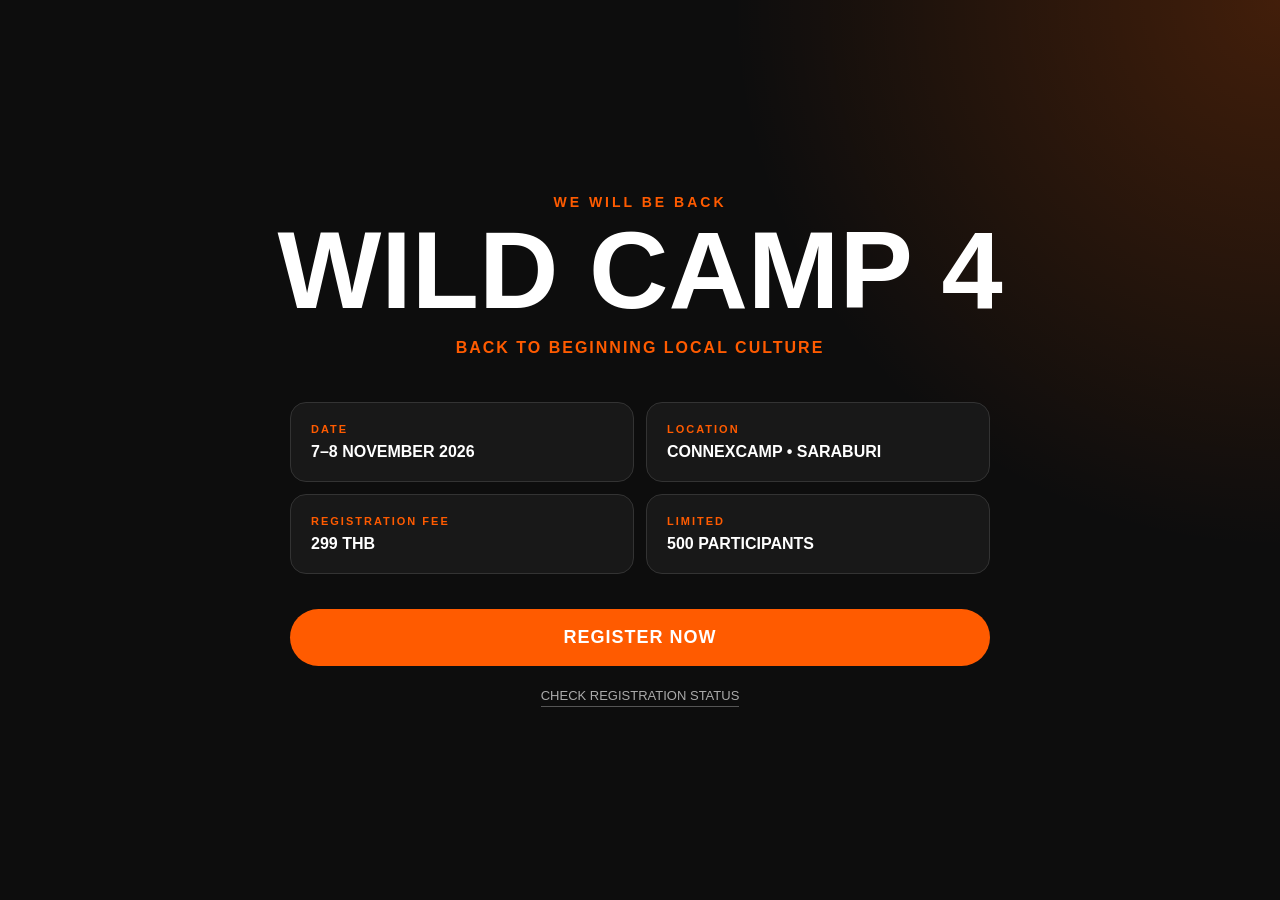
<file: index.html>
<!DOCTYPE html>
<html lang="th">
<head>
  <meta charset="UTF-8">
  <meta name="viewport" content="width=device-width, initial-scale=1.0">

  <title>Wild Camp 4</title>

<meta property="og:title" content="WILD CAMP 4.0 | เปิดลงทะเบียนแล้ว">
<meta property="og:description" content="ร่วมออกเดินทาง สร้างมิตรภาพ และความทรงจำไปด้วยกัน | 7-8 November 2026">
<meta property="og:type" content="website">
<meta property="og:url" content="https://dudkiggapu27-ctrl.github.io/WildCampRegistration/">
<meta property="og:image" content="https://dudkiggapu27-ctrl.github.io/WildCampRegistration/911738A9-644B-414E-A91F-F32BAB67583B.jpg">

  <link rel="stylesheet" href="css/style.css">
</head>

<body>

  <main class="hero">

    <div class="event-tag">
      WE WILL BE BACK
    </div>

    <h1>WILD CAMP 4</h1>

    <p class="subtitle">
      BACK TO BEGINNING LOCAL CULTURE
    </p>

    <div class="event-info">

      <div class="info-box">
        <span>DATE</span>
        <strong>7–8 NOVEMBER 2026</strong>
      </div>

      <div class="info-box">
        <span>LOCATION</span>
        <strong>CONNEXCAMP • SARABURI</strong>
      </div>

      <div class="info-box">
        <span>REGISTRATION FEE</span>
        <strong>299 THB</strong>
      </div>

      <div class="info-box">
        <span>LIMITED</span>
        <strong>500 PARTICIPANTS</strong>
      </div>

    </div>

    <a href="register.html" class="register-button">
      REGISTER NOW
    </a>

    <a href="status.html" class="status-link">
      CHECK REGISTRATION STATUS
    </a>

  </main>

</body>
</html>
</file>
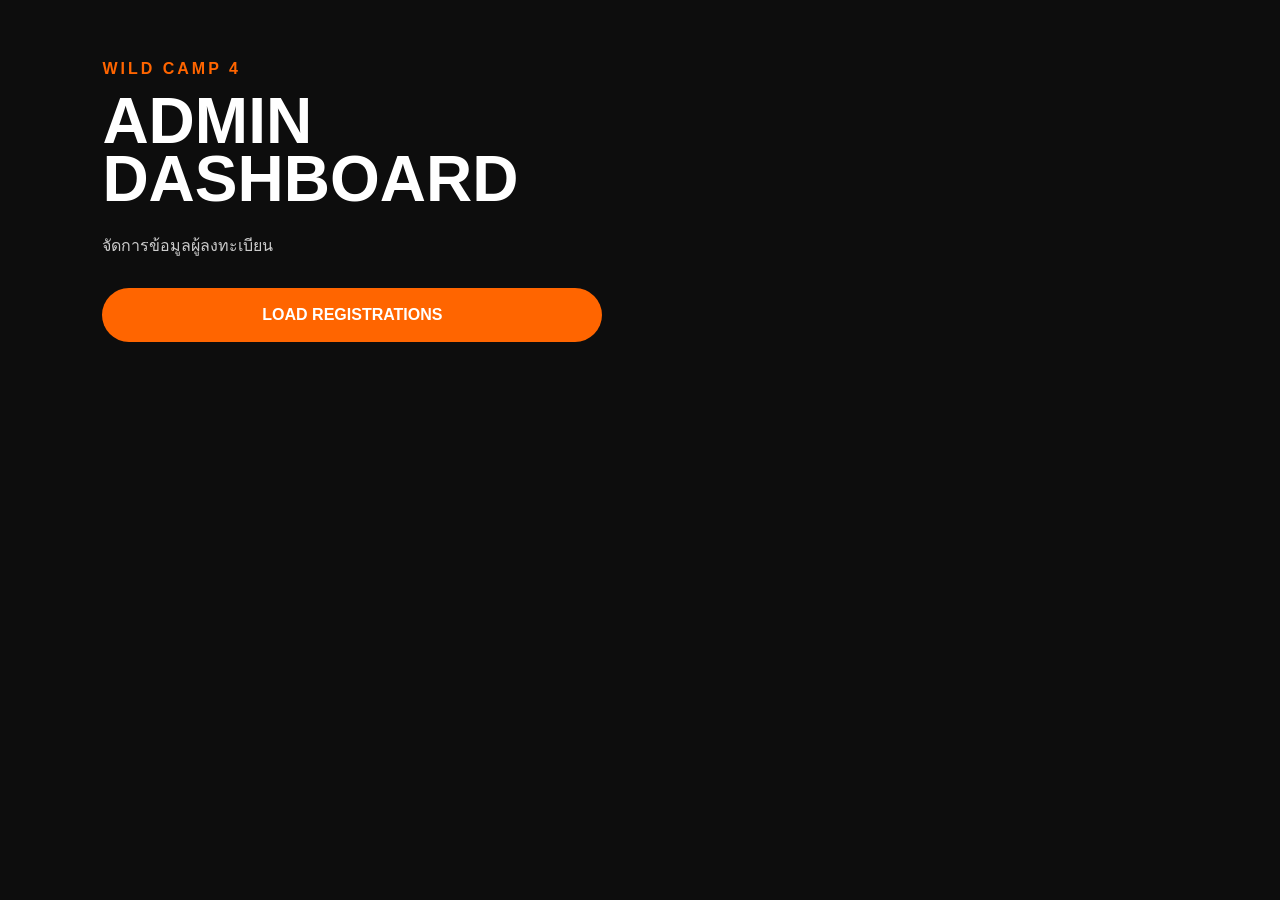
<file: admin.html>
<!DOCTYPE html>
<html lang="th">
<head>
    <meta charset="UTF-8">
    <meta name="viewport" content="width=device-width, initial-scale=1.0">

    <title>Wild Camp 4 - Admin</title>

    <link rel="stylesheet" href="css/style.css">
</head>

<body>

    <main class="admin-page">

        <p class="admin-label">WILD CAMP 4</p>

        <h1>ADMIN<br>DASHBOARD</h1>

        <p class="admin-description">
            จัดการข้อมูลผู้ลงทะเบียน
        </p>

        <button id="loadRegistrationsButton">
            LOAD REGISTRATIONS
        </button>

        <div id="adminMessage"></div>

        <div id="registrationList">
            <!-- รายชื่อผู้สมัครจะแสดงตรงนี้ -->
        </div>

    </main>


<script>
 const WEB_APP_URL = "https://script.google.com/macros/s/AKfycbwa8bTTKCYmLOoT17M51Wicc9cQTQ82Zl-GXM0C60MF7WMBYRLGoHmYK4hxLQq-NktW/exec";

const loadRegistrationsButton =
  document.getElementById("loadRegistrationsButton");

const adminMessage =
  document.getElementById("adminMessage");

const registrationList =
  document.getElementById("registrationList");

loadRegistrationsButton.addEventListener("click", async function () {
  adminMessage.innerHTML = "<p>กำลังโหลดรายชื่อผู้สมัคร...</p>";
  registrationList.innerHTML = "";
  loadRegistrationsButton.disabled = true;

  try {
    const response = await fetch(WEB_APP_URL + "?action=load");
    const data = await response.json();

    console.log(data);

    if (!data.success) {
      adminMessage.innerHTML =
        "<p>เกิดข้อผิดพลาด: " + (data.message || "ไม่สามารถโหลดข้อมูลได้") + "</p>";
      return;
    }

    adminMessage.innerHTML =
      "<p>พบผู้สมัคร " + data.registrations.length + " รายการ</p>";

    data.registrations.forEach(function (registration) {
      const div = document.createElement("div");
      div.className = "registration-item";

      div.innerHTML = `
  <strong>${registration.firstName || ""} ${registration.lastName || ""}</strong><br>
  Registration ID: ${registration.registrationId || "-"}<br>
  สถานะ: ${registration.status || "-"}<br><br>

  <button class="approve-btn">
    APPROVE
  </button>

  <button class="reject-btn">
    REJECT
  </button>
`;

      registrationList.appendChild(div);
      

const approveButton = div.querySelector(".approve-btn");
const rejectButton = div.querySelector(".reject-btn");

approveButton.addEventListener("click", function () {
  updateStatus(registration.registrationId, "APPROVED");
});

rejectButton.addEventListener("click", function () {
  updateStatus(registration.registrationId, "REJECTED");
});

});
    

  } catch (error) {
    console.error(error);
    adminMessage.innerHTML =
      "<p>เกิดข้อผิดพลาดในการโหลดข้อมูล</p>";
  } finally {
    loadRegistrationsButton.disabled = false;
  }
});
async function updateStatus(registrationId, status) {
  try {
    const response = await fetch(WEB_APP_URL, {
      method: "POST",
      body: JSON.stringify({
        action: "updateStatus",
        registrationId: registrationId,
        status: status
      })
    });

    const data = await response.json();

    if (data.success) {
      alert("เปลี่ยนสถานะเป็น " + status + " สำเร็จ");
      loadRegistrationsButton.click();
    } else {
      alert("เกิดข้อผิดพลาด: " + data.message);
    }

  } catch (error) {
    console.error(error);
    alert("ไม่สามารถเปลี่ยนสถานะได้");
  }
}
</script>

</body>

</html>
</file>
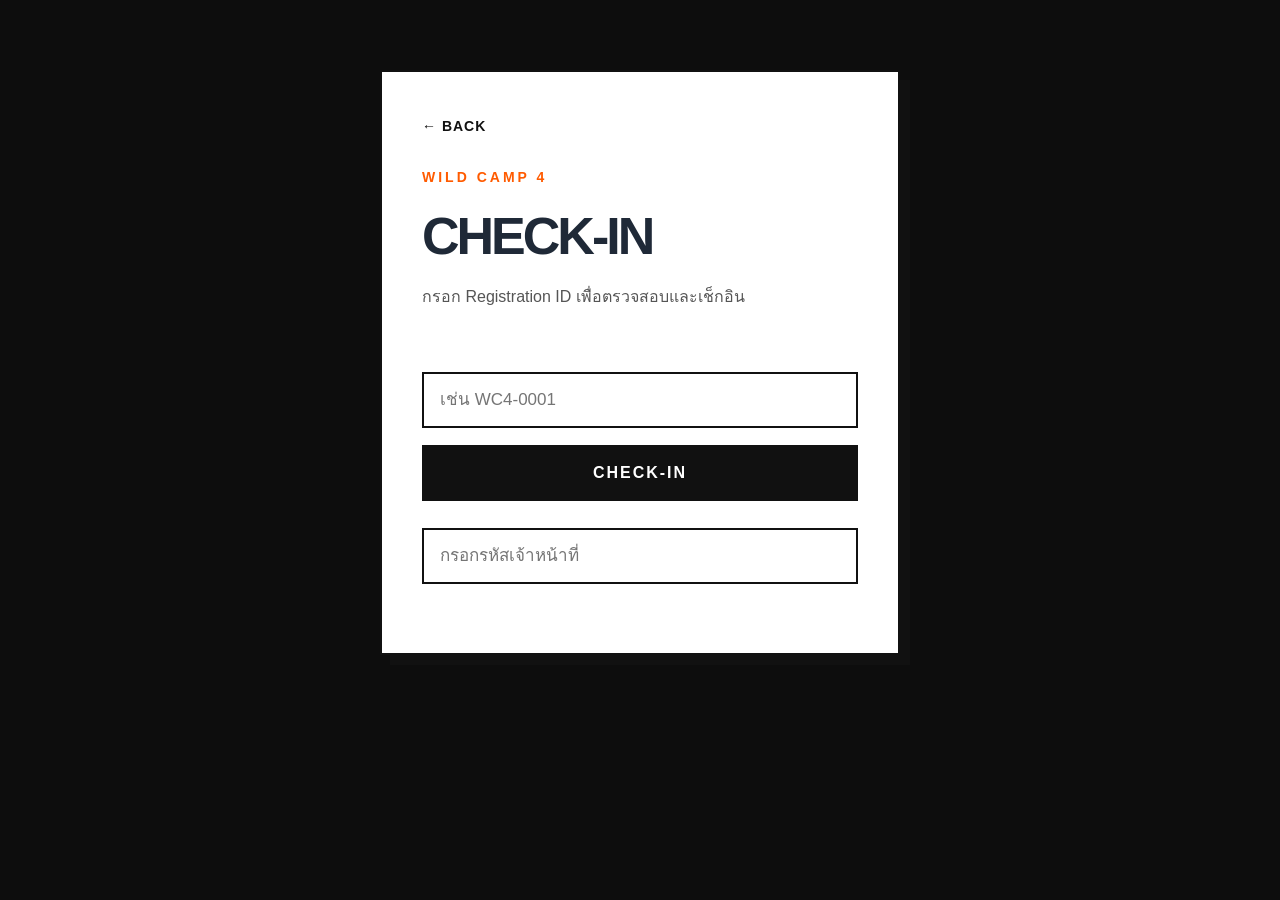
<file: checkin.html>
<!DOCTYPE html>
<html lang="th">
<head>
  <meta charset="UTF-8">
  <meta name="viewport" content="width=device-width, initial-scale=1.0">
  <title>Wild Camp 4 Check-in</title>
  <link rel="stylesheet" href="css/style.css">
</head>

<body>

  <div class="checkin-container">

  <a href="index.html" class="back-link">
    ← BACK
  </a>

  <p class="event-tag">WILD CAMP 4</p>

  <h1>CHECK-IN</h1>

  <p class="checkin-description">
    กรอก Registration ID เพื่อตรวจสอบและเช็กอิน
  </p>

  <div class="checkin-box">
    <label for="registrationId">REGISTRATION ID</label>

    <input
      type="text"
      id="registrationId"
      placeholder="เช่น WC4-0001"
      autocomplete="off"
      inputmode="none"
    >

    <button type="button" id="checkInButton">
      CHECK-IN
    </button>
  </div>
<div class="checkin-box">
  <label for="staffPin">STAFF PIN</label>

  <input
    type="password"
    id="staffPin"
    placeholder="กรอกรหัสเจ้าหน้าที่"
    autocomplete="off"
  >
</div>
  <div id="message" class="checkin-message"></div>

</div>

  <script>
    const WEB_APP_URL = "https://script.google.com/macros/s/AKfycbwa8bTTKCYmLOoT17M51Wicc9cQTQ82Zl-GXM0C60MF7WMBYRLGoHmYK4hxLQq-NktW/exec";

    const checkInButton =
      document.getElementById("checkInButton");

    const registrationIdInput =
      document.getElementById("registrationId");

    const message =
      document.getElementById("message");
const staffPinInput =
  document.getElementById("staffPin");
      const urlParams = new URLSearchParams(window.location.search);
const idFromUrl = urlParams.get("id");

if (idFromUrl) {
  registrationIdInput.value = idFromUrl;
}
    checkInButton.addEventListener("click", async function () {

      const registrationId =
        registrationIdInput.value.trim();


      if (!registrationId) {
        message.innerHTML =
          "<p>กรุณากรอก Registration ID</p>";
        return;
      }
const staffPin = staffPinInput.value.trim();
if (!staffPin) {
  message.innerHTML =
    "<p>❌ กรุณากรอกรหัสเจ้าหน้าที่</p>";
  return;
}
      checkInButton.disabled = true;
      message.innerHTML = "<p>กำลังเช็กอิน...</p>";

      try {
        const response = await fetch(WEB_APP_URL, {
          method: "POST",
          body: JSON.stringify({
            action: "checkIn",
            registrationId: registrationId,
            staffPin: staffPin
          })
        });

        const data = await response.json();

        if (data.success) {
          message.innerHTML =
            "<p>✅ เช็กอินสำเร็จ</p>";
        } else {
          message.innerHTML =
            "<p>❌ " + data.message + "</p>";
        }

      } catch (error) {
        console.error(error);
        message.innerHTML =
          "<p>❌ ไม่สามารถเช็กอินได้</p>";
      } finally {
        checkInButton.disabled = false;
      }
    });
  </script>

</body>
</html>
</file>
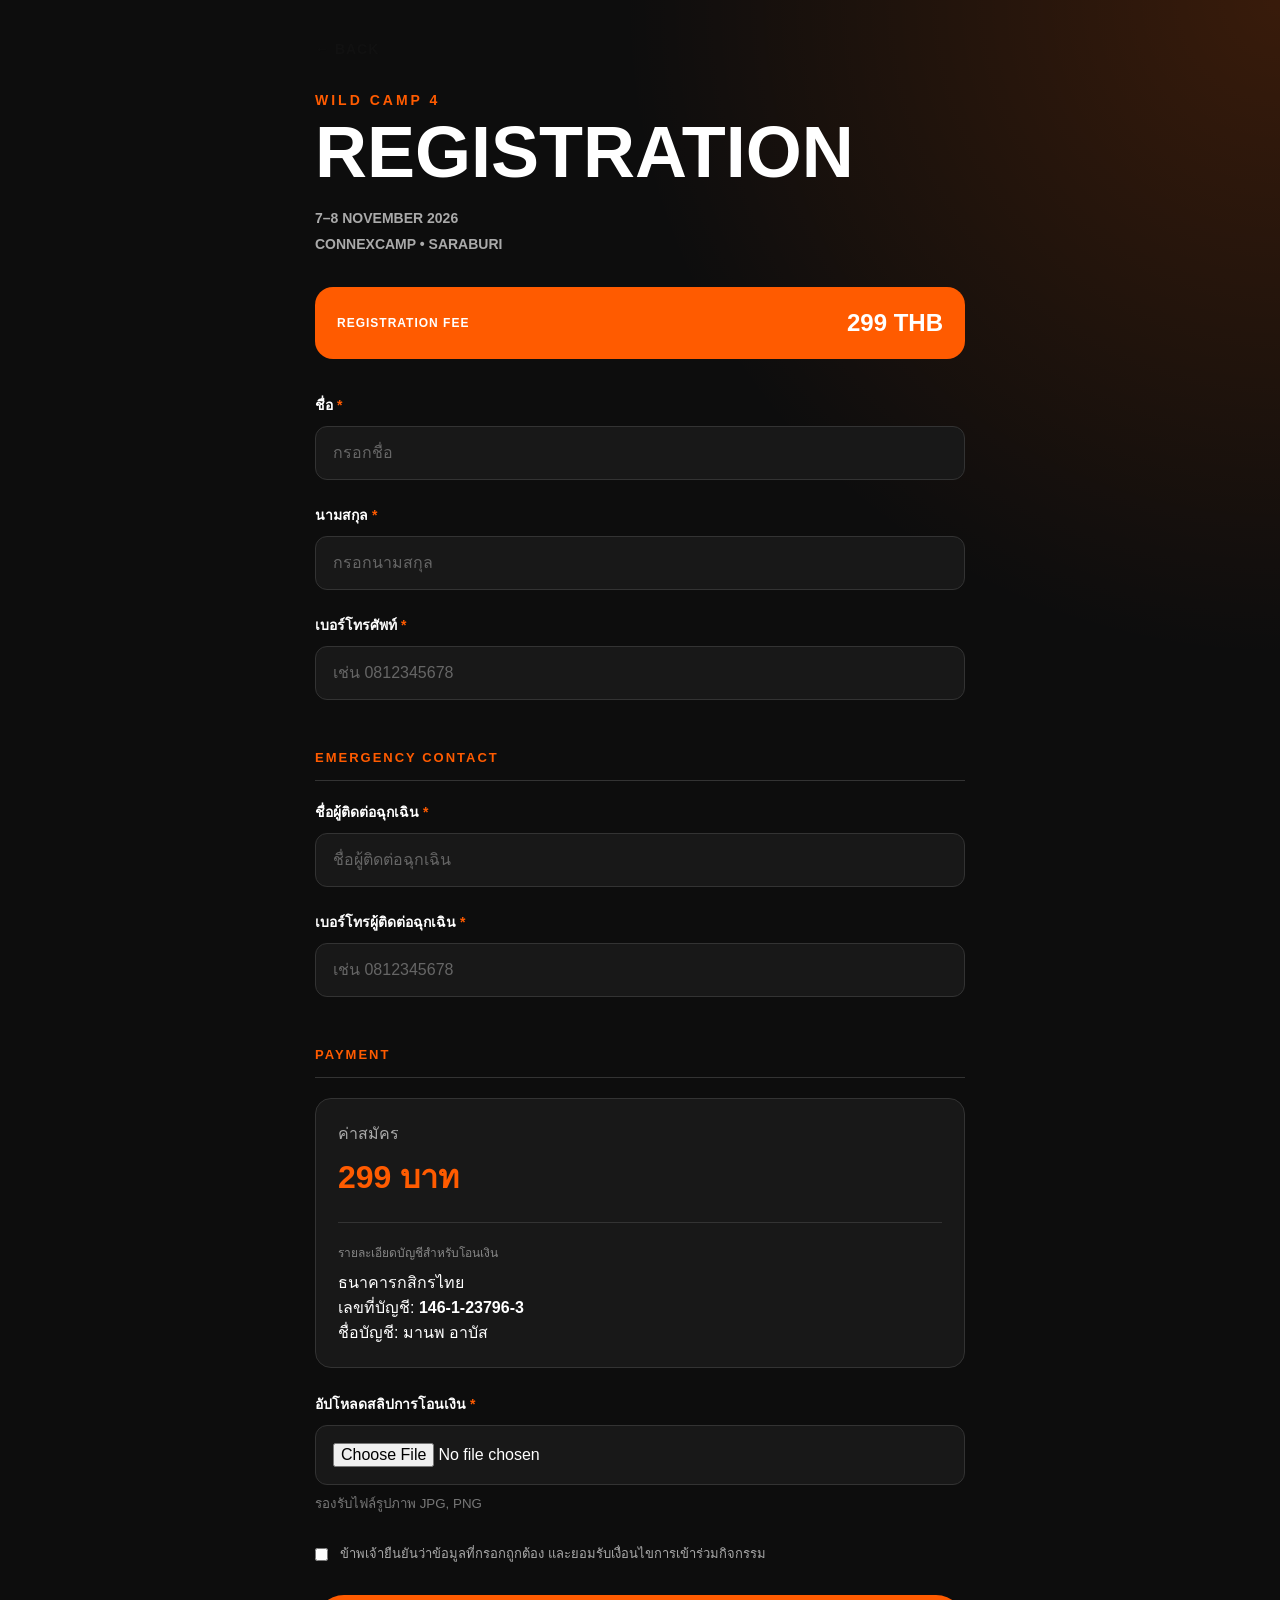
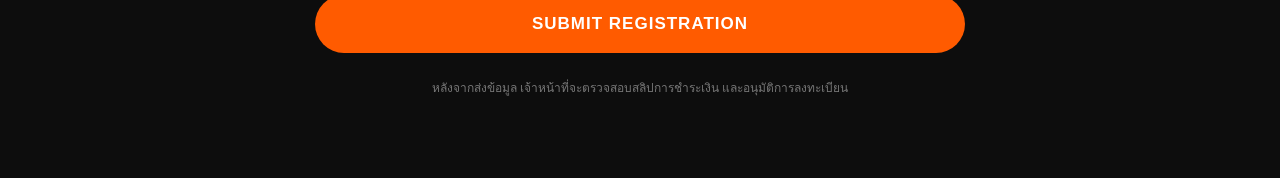
<file: register.html>
<!DOCTYPE html>
<html lang="th">
<head>
  <meta charset="UTF-8">
  <meta name="viewport" content="width=device-width, initial-scale=1.0">

  <title>Register | Wild Camp 4</title>

  <link rel="stylesheet" href="css/style.css">
</head>

<body>

  <main class="registration-page">

    <div class="registration-container">

      <a href="index.html" class="back-link">
        ← BACK
      </a>

      <div class="registration-header">
        <p class="event-tag">WILD CAMP 4</p>

        <h1 class="registration-title">
          REGISTRATION
        </h1>

        <p class="registration-description">
          7–8 NOVEMBER 2026<br>
          CONNEXCAMP • SARABURI
        </p>
      </div>


      <div class="fee-card">
        <span>REGISTRATION FEE</span>
        <strong>299 THB</strong>
      </div>


      <form id="registrationForm">

        <div class="form-group">
          <label for="firstName">
            ชื่อ <span>*</span>
          </label>

          <input
            type="text"
            id="firstName"
            name="firstName"
            placeholder="กรอกชื่อ"
            required
          >
        </div>


        <div class="form-group">
          <label for="lastName">
            นามสกุล <span>*</span>
          </label>

          <input
            type="text"
            id="lastName"
            name="lastName"
            placeholder="กรอกนามสกุล"
            required
          >
        </div>


        <div class="form-group">
          <label for="phone">
            เบอร์โทรศัพท์ <span>*</span>
          </label>

          <input
            type="tel"
            id="phone"
            name="phone"
            placeholder="เช่น 0812345678"
            required
          >
        </div>


        <div class="form-section-title">
          EMERGENCY CONTACT
        </div>


        <div class="form-group">
          <label for="emergencyName">
            ชื่อผู้ติดต่อฉุกเฉิน <span>*</span>
          </label>

          <input
            type="text"
            id="emergencyName"
            name="emergencyName"
            placeholder="ชื่อผู้ติดต่อฉุกเฉิน"
            required
          >
        </div>


        <div class="form-group">
          <label for="emergencyPhone">
            เบอร์โทรผู้ติดต่อฉุกเฉิน <span>*</span>
          </label>

          <input
            type="tel"
            id="emergencyPhone"
            name="emergencyPhone"
            placeholder="เช่น 0812345678"
            required
          >
        </div>


        <div class="form-section-title">
          PAYMENT
        </div>


        <div class="payment-info">
          <p>ค่าสมัคร</p>
          <strong>299 บาท</strong>

          <div class="bank-info">
    <span>รายละเอียดบัญชีสำหรับโอนเงิน</span>
    <p>
        ธนาคารกสิกรไทย<br>
        เลขที่บัญชี: <strong>146-1-23796-3</strong><br>
        ชื่อบัญชี: มานพ อาบัส
    </p>
</div>
        </div>


        <div class="form-group">
          <label for="paymentSlip">
            อัปโหลดสลิปการโอนเงิน <span>*</span>
          </label>

          <input
            type="file"
            id="paymentSlip"
            name="paymentSlip"
            accept="image/*"
            required
          >

          <small>
            รองรับไฟล์รูปภาพ JPG, PNG
          </small>
        </div>


        <label class="checkbox-group">

          <input
            type="checkbox"
            id="agreement"
            required
          >

          <span>
            ข้าพเจ้ายืนยันว่าข้อมูลที่กรอกถูกต้อง
            และยอมรับเงื่อนไขการเข้าร่วมกิจกรรม
          </span>

        </label>


        <button
          type="submit"
          class="submit-button"
        >
          SUBMIT REGISTRATION
        </button>

      </form>


      <p class="form-note">
        หลังจากส่งข้อมูล เจ้าหน้าที่จะตรวจสอบสลิปการชำระเงิน
        และอนุมัติการลงทะเบียน
      </p>

    </div>

  </main>


  <script>
  const form = document.getElementById("registrationForm");

  // วาง Web App URL ที่คัดลอกมาจาก Google Apps Script ตรงนี้
  const WEB_APP_URL = 'https://script.google.com/macros/s/AKfycbwa8bTTKCYmLOoT17M51Wicc9cQTQ82Zl-GXM0C60MF7WMBYRLGoHmYK4hxLQq-NktW/exec';

  form.addEventListener("submit", async function (event) {
    event.preventDefault();

    const submitButton = form.querySelector('button[type="submit"]');
    const paymentSlip = document.getElementById("paymentSlip");

    if (!paymentSlip.files.length) {
      alert("กรุณาอัปโหลดสลิปการโอนเงิน");
      return;
    }

    const file = paymentSlip.files[0];

    // จำกัดขนาดไฟล์ไม่เกิน 5 MB
    if (file.size > 5 * 1024 * 1024) {
      alert("ไฟล์สลิปต้องมีขนาดไม่เกิน 5 MB");
      return;
    }

    submitButton.disabled = true;
    submitButton.textContent = "กำลังส่งข้อมูล...";

    try {
      // แปลงรูปสลิปเป็น Base64
      const slipBase64 = await fileToBase64(file);

      const data = {
        firstName: document.getElementById("firstName").value.trim(),
        lastName: document.getElementById("lastName").value.trim(),
        phone: document.getElementById("phone").value.trim(),
        emergencyName: document.getElementById("emergencyName").value.trim(),
        emergencyPhone: document.getElementById("emergencyPhone").value.trim(),
        slipBase64: slipBase64,
        slipMimeType: file.type,
        slipFileName: file.name,
        isTest: true
      };

      const response = await fetch(WEB_APP_URL, {
        method: "POST",
        body: JSON.stringify(data)
      });

      const result = await response.json();

      if (result.success) {
        window.location.href =
  "success.html?id=" + encodeURIComponent(result.registrationId);
      } else {
        alert(result.message || "เกิดข้อผิดพลาด กรุณาลองใหม่อีกครั้ง");
      }

    } catch (error) {
      console.error(error);
      alert("ไม่สามารถส่งข้อมูลได้ กรุณาลองใหม่อีกครั้ง");
    } finally {
      submitButton.disabled = false;
      submitButton.textContent = "SUBMIT REGISTRATION";
    }
  });

  function fileToBase64(file) {
    return new Promise((resolve, reject) => {
      const reader = new FileReader();

      reader.onload = function () {
        const base64 = reader.result.split(",")[1];
        resolve(base64);
      };

      reader.onerror = reject;
      reader.readAsDataURL(file);
    });
  }
</script>

</body>
</html>
</file>
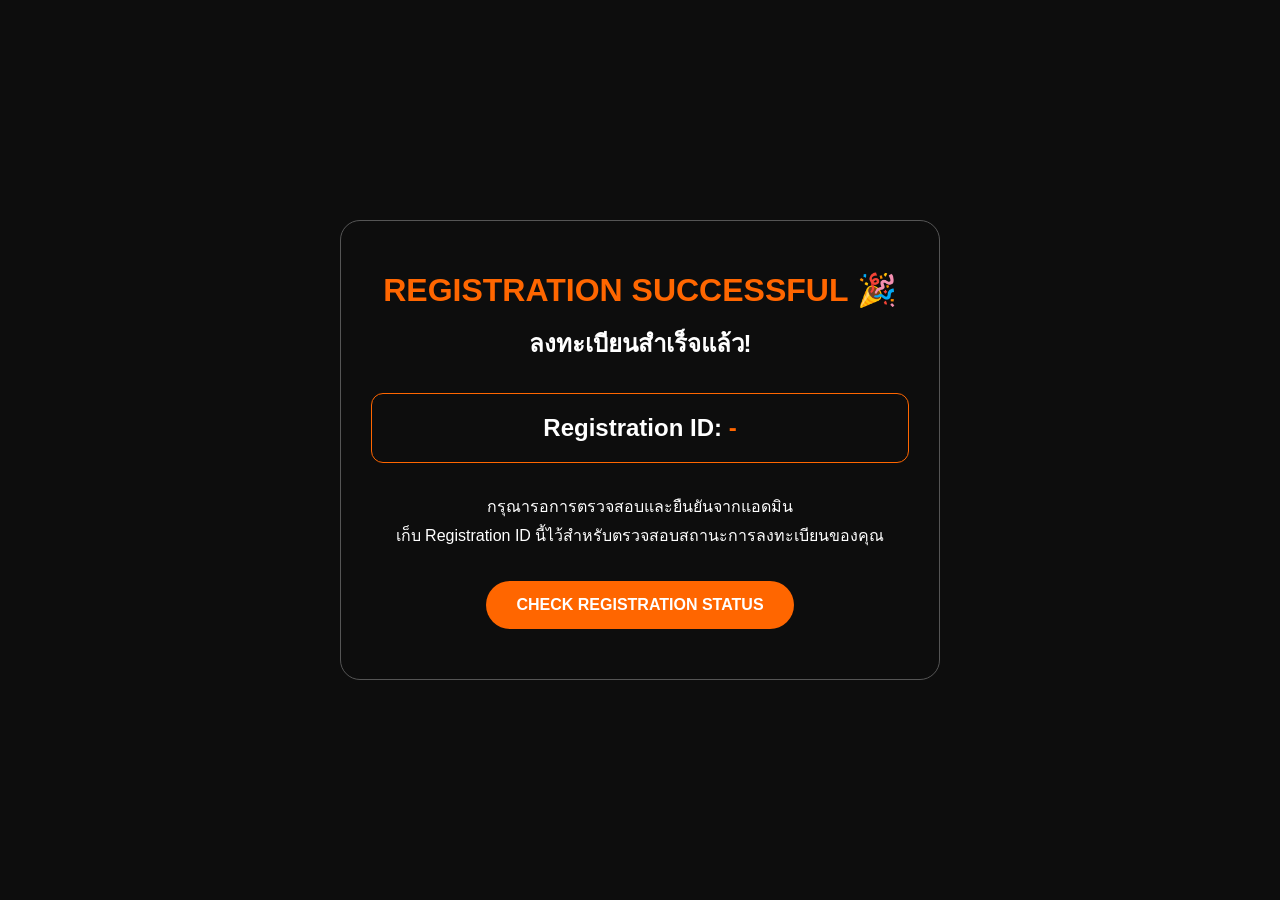
<file: success.html>
<!DOCTYPE html>
<html lang="th">
<head>
  <meta charset="UTF-8">
  <meta name="viewport" content="width=device-width, initial-scale=1.0">
  <title>Registration Successful | Wild Camp 4</title>
  <link rel="stylesheet" href="css/style.css">

  <style>
    .success-page {
      min-height: 100vh;
      display: flex;
      justify-content: center;
      align-items: center;
      padding: 30px 20px;
      text-align: center;
    }

    .success-box {
      width: 100%;
      max-width: 600px;
      padding: 50px 30px;
      border: 1px solid #555;
      border-radius: 20px;
    }

    .success-box h1 {
      color: #ff6600;
      margin-bottom: 15px;
    }

    .registration-id {
      font-size: 24px;
      font-weight: bold;
      margin: 30px 0;
      padding: 20px;
      border: 1px solid #ff6600;
      border-radius: 12px;
    }

    .registration-id span {
      color: #ff6600;
    }

    .success-box p {
      line-height: 1.8;
    }

    .status-button {
      display: inline-block;
      margin-top: 30px;
      padding: 15px 30px;
      background: #ff6600;
      color: white;
      text-decoration: none;
      border-radius: 30px;
      font-weight: bold;
    }
  </style>
</head>

<body>
  <main class="success-page">
    <div class="success-box">
      <h1>REGISTRATION SUCCESSFUL 🎉</h1>
      <h2>ลงทะเบียนสำเร็จแล้ว!</h2>

      <div class="registration-id">
        Registration ID:
        <span id="registrationId">-</span>
      </div>

      <p>
        กรุณารอการตรวจสอบและยืนยันจากแอดมิน<br>
        เก็บ Registration ID นี้ไว้สำหรับตรวจสอบสถานะการลงทะเบียนของคุณ
      </p>

      <a href="status.html" class="status-button">
        CHECK REGISTRATION STATUS
      </a>
    </div>
  </main>

  <script>
    const params = new URLSearchParams(window.location.search);
    const registrationId = params.get("id");

    if (registrationId) {
      document.getElementById("registrationId").textContent = registrationId;
    }
  </script>
</body>
</html>
</file>
<file: css/style.css>
/* =========================
   WILD CAMP 4 - MAIN STYLE
========================= */

* {
  margin: 0;
  padding: 0;
  box-sizing: border-box;
}

body {
  font-family: Arial, Helvetica, sans-serif;
  background: #0d0d0d;
  color: #ffffff;
}

/* =========================
   HOME PAGE
========================= */

.hero {
  min-height: 100vh;
  padding: 60px 20px;
  display: flex;
  flex-direction: column;
  justify-content: center;
  align-items: center;
  text-align: center;
  background:
    radial-gradient(
      circle at top right,
      rgba(255, 91, 0, 0.22),
      transparent 35%
    ),
    #0d0d0d;
}

.event-tag {
  color: #ff5b00;
  font-size: 14px;
  font-weight: bold;
  letter-spacing: 4px;
  margin-bottom: 20px;
}

.hero h1 {
  font-size: clamp(52px, 12vw, 110px);
  font-weight: 900;
  line-height: 0.9;
  color: #ffffff;
}

.subtitle {
  color: #ff5b00;
  font-weight: bold;
  letter-spacing: 2px;
  margin: 20px 0 45px;
}

.event-info {
  width: 100%;
  max-width: 700px;
  display: grid;
  grid-template-columns: repeat(2, 1fr);
  gap: 12px;
  margin-bottom: 35px;
}

.info-box {
  background: #181818;
  border: 1px solid #333333;
  border-radius: 16px;
  padding: 20px;
  text-align: left;
}

.info-box span {
  display: block;
  color: #ff5b00;
  font-size: 11px;
  font-weight: bold;
  letter-spacing: 2px;
  margin-bottom: 8px;
}

.info-box strong {
  font-size: 16px;
}

.register-button {
  width: 100%;
  max-width: 700px;
  background: #ff5b00;
  color: #ffffff;
  padding: 18px 25px;
  border-radius: 50px;
  text-decoration: none;
  font-size: 18px;
  font-weight: 900;
  letter-spacing: 1px;
  transition: 0.2s;
}

.register-button:hover {
  background: #ff7626;
  transform: translateY(-2px);
}

.status-link {
  margin-top: 22px;
  color: #aaaaaa;
  font-size: 13px;
  text-decoration: none;
  border-bottom: 1px solid #555555;
  padding-bottom: 3px;
}

.status-link:hover {
  color: #ff5b00;
}


/* =========================
   REGISTRATION PAGE
========================= */

.registration-page {
  min-height: 100vh;
  background:
    radial-gradient(
      circle at top right,
      rgba(255, 91, 0, 0.18),
      transparent 30%
    ),
    #0d0d0d;
  padding: 40px 20px 80px;
}

.registration-container {
  width: 100%;
  max-width: 650px;
  margin: 0 auto;
}

.back-link {
  display: inline-block;
  color: #aaaaaa;
  text-decoration: none;
  font-size: 13px;
  font-weight: bold;
  margin-bottom: 45px;
}

.back-link:hover {
  color: #ff5b00;
}

.registration-header {
  margin-bottom: 30px;
}

.registration-title {
  font-size: clamp(42px, 10vw, 72px);
  font-weight: 900;
  line-height: 0.95;
  margin-bottom: 20px;
}

.registration-description {
  color: #aaaaaa;
  font-size: 14px;
  line-height: 1.8;
  font-weight: bold;
}

.fee-card {
  background: #ff5b00;
  color: #ffffff;
  border-radius: 18px;
  padding: 22px;
  margin-bottom: 35px;
  display: flex;
  justify-content: space-between;
  align-items: center;
}

.fee-card span {
  font-size: 12px;
  font-weight: bold;
  letter-spacing: 1px;
}

.fee-card strong {
  font-size: 24px;
}

.form-group {
  margin-bottom: 24px;
}

.form-group label {
  display: block;
  margin-bottom: 10px;
  font-size: 14px;
  font-weight: bold;
}

.form-group label span {
  color: #ff5b00;
}

.form-group input {
  width: 100%;
  padding: 17px;
  background: #181818;
  color: #ffffff;
  border: 1px solid #333333;
  border-radius: 12px;
  font-size: 16px;
  outline: none;
}

.form-group input::placeholder {
  color: #666666;
}

.form-group input:focus {
  border-color: #ff5b00;
}

.form-group input[type="file"] {
  cursor: pointer;
}

.form-group small {
  display: block;
  color: #777777;
  margin-top: 8px;
}

.form-section-title {
  color: #ff5b00;
  font-size: 13px;
  font-weight: 900;
  letter-spacing: 2px;
  padding: 15px 0;
  margin: 35px 0 20px;
  border-bottom: 1px solid #333333;
}

.payment-info {
  background: #181818;
  border: 1px solid #333333;
  border-radius: 16px;
  padding: 22px;
  margin-bottom: 25px;
}

.payment-info > p {
  color: #aaaaaa;
  margin-bottom: 5px;
}

.payment-info > strong {
  color: #ff5b00;
  font-size: 32px;
}

.bank-info {
  border-top: 1px solid #333333;
  margin-top: 20px;
  padding-top: 20px;
}

.bank-info span {
  color: #888888;
  font-size: 12px;
}

.bank-info p {
  margin-top: 8px;
}

.checkbox-group {
  display: flex;
  align-items: flex-start;
  gap: 12px;
  color: #aaaaaa;
  font-size: 13px;
  line-height: 1.6;
  margin: 30px 0;
  cursor: pointer;
}

.checkbox-group input {
  margin-top: 4px;
  accent-color: #ff5b00;
}

.submit-button {
  width: 100%;
  border: none;
  border-radius: 50px;
  padding: 19px;
  background: #ff5b00;
  color: #ffffff;
  font-size: 17px;
  font-weight: 900;
  letter-spacing: 1px;
  cursor: pointer;
  transition: 0.2s;
}

.submit-button:hover {
  background: #ff7626;
  transform: translateY(-2px);
}

.form-note {
  color: #777777;
  font-size: 12px;
  text-align: center;
  line-height: 1.7;
  margin-top: 25px;
}


/* =========================
   MOBILE
========================= */

@media (max-width: 600px) {

  .hero {
    padding: 45px 18px;
  }

  .event-info {
    grid-template-columns: 1fr;
  }

  .info-box {
    padding: 17px;
  }

  .registration-page {
    padding: 25px 16px 60px;
  }

  .registration-title {
    font-size: 42px;
  }

  .fee-card {
    padding: 18px;
  }
}

/* =========================
   CHECK STATUS PAGE
========================= */

.status-page {
    min-height: 100vh;
    padding: 60px 20px;
    display: flex;
    justify-content: center;
    align-items: center;
}

.status-container {
    width: 100%;
    max-width: 700px;
}

.back-link {
    display: inline-block;
    margin-bottom: 40px;
    color: #ffffff;
    text-decoration: none;
    font-weight: 700;
    letter-spacing: 1px;
}

.back-link:hover {
    color: #ff5a00;
}

.status-page .event-tag {
    color: #ff5a00;
    font-weight: 700;
    letter-spacing: 3px;
    margin-bottom: 15px;
}

.status-page h1 {
    font-size: 72px;
    line-height: 0.9;
    margin: 0 0 25px;
    color: #ffffff;
}

.status-description {
    color: #b8b8b8;
    font-size: 17px;
    margin-bottom: 40px;
}

.status-search-box {
    padding: 30px;
    border: 1px solid #444;
    border-radius: 18px;
    background: #181818;
}

.status-search-box label {
    display: block;
    margin-bottom: 12px;
    color: #ffffff;
    font-weight: 700;
    letter-spacing: 1px;
}

.status-search-box input {
    width: 100%;
    box-sizing: border-box;
    padding: 18px;
    margin-bottom: 18px;
    border: 1px solid #555;
    border-radius: 10px;
    background: #101010;
    color: #ffffff;
    font-size: 16px;
    outline: none;
}

.status-search-box input:focus {
    border-color: #ff5a00;
}

#checkStatusButton {
    width: 100%;
    padding: 18px;
    border: none;
    border-radius: 50px;
    background: #ff5a00;
    color: #ffffff;
    font-weight: 800;
    font-size: 16px;
    letter-spacing: 2px;
    cursor: pointer;
}

#checkStatusButton:hover {
    opacity: 0.9;
}

.status-result {
    margin-top: 25px;
    color: #ffffff;
}

/* Mobile */
@media (max-width: 600px) {
    .status-page {
        padding: 30px 16px;
    }

    .status-page h1 {
        font-size: 48px;
    }

    .status-search-box {
        padding: 20px;
    }
}


/* Status Card */
.status-card {
    padding: 20px;
    border-radius: 16px;
    border: 1px solid rgba(255, 255, 255, 0.2);
}

.status-card.approved {
    border-left: 5px solid #22c55e;
    background: rgba(34, 197, 94, 0.12);
}

.status-card.pending {
    border-left: 5px solid #ff6a00;
    background: rgba(255, 106, 0, 0.12);
}

.status-card.rejected {
    border-left: 5px solid #ef4444;
    background: rgba(239, 68, 68, 0.12);
}
/* =========================
   ADMIN PAGE
========================= */




.admin-page {
    min-height: 100vh;
    padding: 60px 8%;
    background: #0d0d0d;
    color: #ffffff;
}

.admin-label {
    color: #ff6500;
    font-weight: bold;
    letter-spacing: 3px;
}

.admin-page h1 {
    font-size: 64px;
    line-height: 0.9;
    margin: 15px 0 25px;
}

.admin-description {
    color: #cccccc;
    margin-bottom: 30px;
}

#loadRegistrationsButton {
    width: 100%;
    max-width: 500px;
    padding: 18px;
    border: none;
    border-radius: 50px;
    background: #ff6500;
    color: white;
    font-weight: bold;
    font-size: 16px;
    cursor: pointer;
}

#loadRegistrationsButton:hover {
    opacity: 0.9;
}

#adminMessage {
    margin-top: 25px;
}

#registrationList {
    margin-top: 30px;
}

/* =========================
   ADMIN REGISTRATION CARD
========================= */

.registration-item {
  background: #1a1a1a;
  border: 1px solid rgba(255, 255, 255, 0.15);
  border-left: 5px solid #ff6500;
  border-radius: 16px;
  padding: 20px;
  margin-bottom: 16px;
  color: #ffffff;
  line-height: 1.6;
}

.registration-item strong {
  font-size: 20px;
  color: #ffffff;
}

.registration-item:hover {
  border-color: #ff6500;
  transform: translateY(-2px);
  transition: 0.2s;
}
/* ================================
   WILD CAMP 4 - CHECK-IN PAGE
================================ */

.checkin-container {
  width: 90%;
  max-width: 520px;
  margin: 70px auto;
  padding: 45px 40px;
  background: #ffffff;
  border: 2px solid #111111;
  box-shadow: 10px 10px 0 #111111;
  box-sizing: border-box;
}

.back-link {
  display: inline-block;
  margin-bottom: 35px;
  color: #111111;
  text-decoration: none;
  font-weight: 700;
  font-size: 14px;
}

.back-link:hover {
  opacity: 0.6;
}

.event-tag {
  margin: 0 0 10px;
  font-size: 14px;
  font-weight: 700;
  letter-spacing: 3px;
}

.checkin-container h1 {
  margin: 0;
  font-size: clamp(48px, 10vw, 82px);
  line-height: 0.95;
  letter-spacing: -3px;
}

.checkin-description {
  margin: 22px 0 35px;
  color: #555555;
  font-size: 16px;
  line-height: 1.6;
}

.checkin-box {
  display: flex;
  flex-direction: column;
  gap: 12px;
}

.checkin-box label {
  font-size: 13px;
  font-weight: 700;
  letter-spacing: 1.5px;
}

.checkin-box input {
  width: 100%;
  padding: 16px;
  border: 2px solid #111111;
  background: #ffffff;
  color: #111111;
  font-size: 17px;
  box-sizing: border-box;
  outline: none;
}

.checkin-box input:focus {
  box-shadow: 4px 4px 0 #111111;
}

.checkin-box button {
  width: 100%;
  margin-top: 5px;
  padding: 17px;
  border: 2px solid #111111;
  background: #111111;
  color: #ffffff;
  font-size: 16px;
  font-weight: 800;
  letter-spacing: 2px;
  cursor: pointer;
}

.checkin-box button:hover {
  background: #ffffff;
  color: #111111;
}

.checkin-box button:disabled {
  opacity: 0.6;
  cursor: wait;
}

.checkin-message {
  margin-top: 25px;
  font-size: 16px;
  font-weight: 700;
  line-height: 1.5;
}

/* Mobile */
@media (max-width: 600px) {
  .checkin-container {
    width: calc(100% - 32px);
    margin: 30px auto;
    padding: 32px 24px;
    box-shadow: 6px 6px 0 #111111;
  }

  .back-link {
    margin-bottom: 28px;
  }

  .checkin-container h1 {
    font-size: 52px;
  }
}
.checkin-container h1 {
  display: block;
  color: #1f2937;
  font-size: 52px;
  font-weight: 800;
  margin: 25px 0 15px;
  line-height: 1;
}
.checkin-message {
  margin-top: 24px;
  font-size: 18px;
  font-weight: 700;
  color: #1f2937;
}

.checkin-message p {
  margin: 0;
  color: #1f2937;
}
</file>
